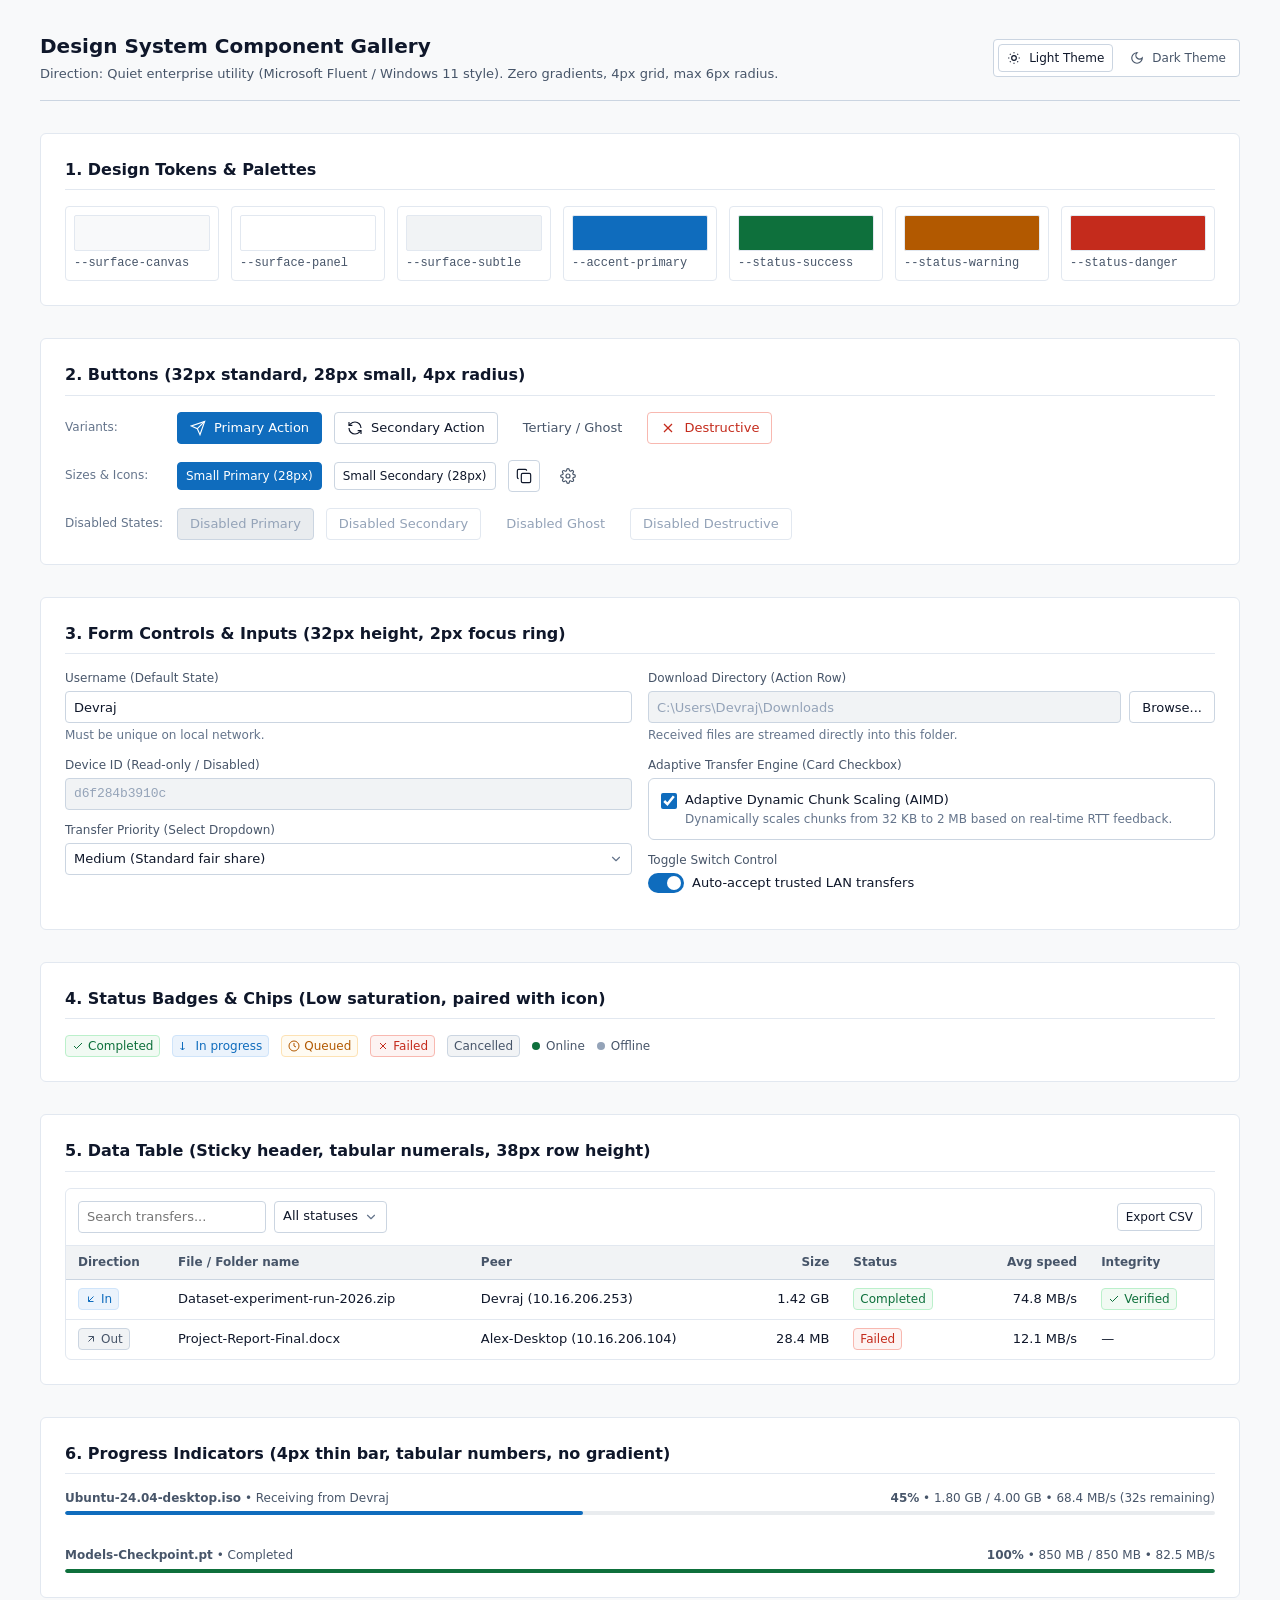
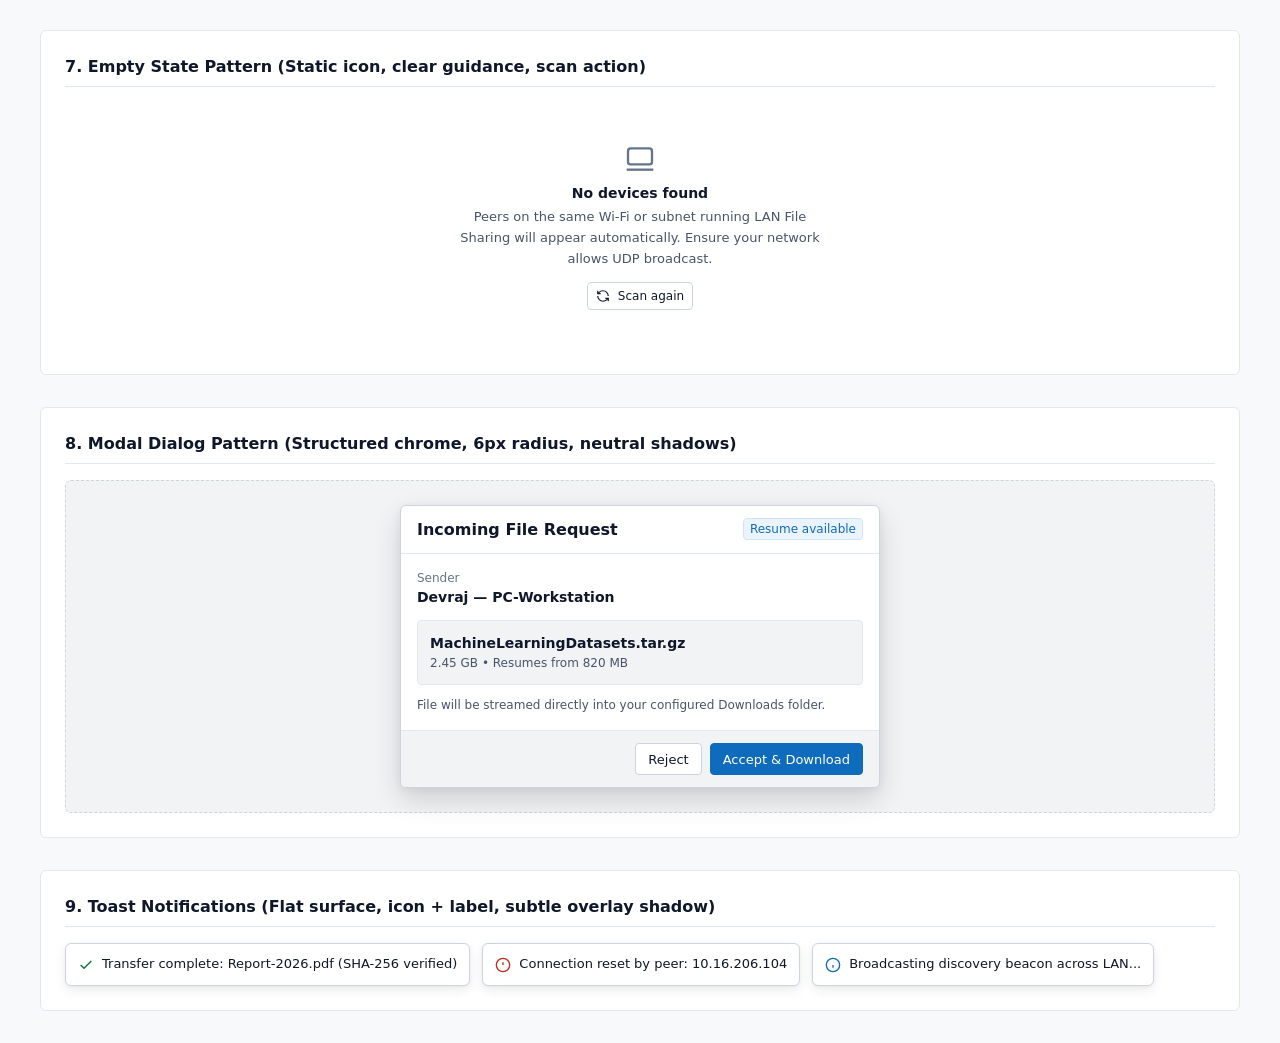
<file: main/frontend/static/gallery.html>
<!DOCTYPE html>
<html lang="en" data-theme="light">
<head>
  <meta charset="UTF-8">
  <meta name="viewport" content="width=device-width, initial-scale=1.0">
  <title>Component Gallery — LAN File Sharing Design System</title>
  <link rel="stylesheet" href="css/tokens.css">
  <link rel="stylesheet" href="css/base.css">
  <link rel="stylesheet" href="css/components.css">
  <style>
    body {
      padding: var(--space-8);
      background-color: var(--surface-canvas);
      color: var(--text-primary);
    }
    .gallery-container {
      max-width: 1200px;
      margin: 0 auto;
      display: flex;
      flex-direction: column;
      gap: var(--space-8);
    }
    .gallery-header {
      display: flex;
      justify-content: space-between;
      align-items: center;
      padding-bottom: var(--space-4);
      border-bottom: 1px solid var(--border-default);
    }
    .gallery-title {
      font-size: var(--font-size-xl);
      font-weight: var(--font-weight-semibold);
      color: var(--text-primary);
    }
    .gallery-desc {
      font-size: var(--font-size-sm);
      color: var(--text-secondary);
      margin-top: var(--space-1);
    }
    .theme-switcher-bar {
      display: flex;
      align-items: center;
      gap: var(--space-2);
      padding: var(--space-1);
      background-color: var(--surface-panel);
      border: 1px solid var(--border-default);
      border-radius: var(--radius-control);
    }
    .gallery-section {
      background-color: var(--surface-panel);
      border: 1px solid var(--border-subtle);
      border-radius: var(--radius-panel);
      padding: var(--space-6);
      display: flex;
      flex-direction: column;
      gap: var(--space-4);
    }
    .section-title {
      font-size: var(--font-size-md);
      font-weight: var(--font-weight-semibold);
      color: var(--text-primary);
      padding-bottom: var(--space-2);
      border-bottom: 1px solid var(--border-subtle);
    }
    .component-row {
      display: flex;
      flex-wrap: wrap;
      align-items: center;
      gap: var(--space-3);
    }
    .component-grid-2col {
      display: grid;
      grid-template-columns: 1fr 1fr;
      gap: var(--space-4);
    }
    .token-grid {
      display: grid;
      grid-template-columns: repeat(auto-fill, minmax(140px, 1fr));
      gap: var(--space-3);
    }
    .token-card {
      padding: var(--space-2);
      border: 1px solid var(--border-subtle);
      border-radius: var(--radius-control);
      background-color: var(--surface-panel);
    }
    .token-swatch {
      height: 36px;
      border-radius: var(--radius-sm);
      border: 1px solid var(--border-subtle);
      margin-bottom: var(--space-1);
    }
    .token-name {
      font-size: var(--font-size-xs);
      font-family: var(--font-mono);
      color: var(--text-secondary);
    }
    .state-label {
      font-size: var(--font-size-xs);
      color: var(--text-muted);
      width: 100px;
    }
    .modal-preview-box {
      border: 1px dashed var(--border-default);
      border-radius: var(--radius-panel);
      padding: var(--space-6);
      background-color: var(--surface-subtle);
      display: flex;
      justify-content: center;
    }
  </style>
</head>
<body>

  <div class="gallery-container">
    <!-- Gallery Header & Theme Controls -->
    <header class="gallery-header">
      <div>
        <h1 class="gallery-title">Design System Component Gallery</h1>
        <p class="gallery-desc">Direction: Quiet enterprise utility (Microsoft Fluent / Windows 11 style). Zero gradients, 4px grid, max 6px radius.</p>
      </div>

      <div class="theme-switcher-bar">
        <button id="theme-btn-light" class="btn btn-sm btn-secondary" onclick="setGalleryTheme('light')">
          <svg class="icon" width="14" height="14" viewBox="0 0 24 24" fill="none" stroke="currentColor" stroke-width="2"><circle cx="12" cy="12" r="4"/><path d="M12 2v2"/><path d="M12 20v2"/><path d="m4.93 4.93 1.41 1.41"/><path d="m17.66 17.66 1.41 1.41"/><path d="M2 12h2"/><path d="M20 12h2"/><path d="m6.34 17.66-1.41 1.41"/><path d="m19.07 4.93-1.41 1.41"/></svg>
          <span>Light Theme</span>
        </button>
        <button id="theme-btn-dark" class="btn btn-sm btn-ghost" onclick="setGalleryTheme('dark')">
          <svg class="icon" width="14" height="14" viewBox="0 0 24 24" fill="none" stroke="currentColor" stroke-width="2"><path d="M12 3a6 6 0 0 0 9 9 9 9 0 1 1-9-9Z"/></svg>
          <span>Dark Theme</span>
        </button>
      </div>
    </header>

    <!-- 1. Color Tokens -->
    <section class="gallery-section">
      <h2 class="section-title">1. Design Tokens & Palettes</h2>
      <div class="token-grid">
        <div class="token-card">
          <div class="token-swatch" style="background-color: var(--surface-canvas);"></div>
          <div class="token-name">--surface-canvas</div>
        </div>
        <div class="token-card">
          <div class="token-swatch" style="background-color: var(--surface-panel);"></div>
          <div class="token-name">--surface-panel</div>
        </div>
        <div class="token-card">
          <div class="token-swatch" style="background-color: var(--surface-subtle);"></div>
          <div class="token-name">--surface-subtle</div>
        </div>
        <div class="token-card">
          <div class="token-swatch" style="background-color: var(--accent-primary);"></div>
          <div class="token-name">--accent-primary</div>
        </div>
        <div class="token-card">
          <div class="token-swatch" style="background-color: var(--status-success);"></div>
          <div class="token-name">--status-success</div>
        </div>
        <div class="token-card">
          <div class="token-swatch" style="background-color: var(--status-warning);"></div>
          <div class="token-name">--status-warning</div>
        </div>
        <div class="token-card">
          <div class="token-swatch" style="background-color: var(--status-danger);"></div>
          <div class="token-name">--status-danger</div>
        </div>
      </div>
    </section>

    <!-- 2. Buttons -->
    <section class="gallery-section">
      <h2 class="section-title">2. Buttons (32px standard, 28px small, 4px radius)</h2>
      
      <div class="component-row">
        <span class="state-label">Variants:</span>
        <button class="btn btn-primary" id="btn-primary-demo">
          <svg class="icon" width="16" height="16" viewBox="0 0 24 24" fill="none" stroke="currentColor" stroke-width="1.75"><line x1="22" x2="11" y1="2" y2="13"/><polygon points="22 2 15 22 11 13 2 9 22 2"/></svg>
          <span>Primary Action</span>
        </button>

        <button class="btn btn-secondary">
          <svg class="icon" width="16" height="16" viewBox="0 0 24 24" fill="none" stroke="currentColor" stroke-width="1.75"><path d="M21 12a9 9 0 0 0-9-9 9.75 9.75 0 0 0-6.74 2.74L3 8"/><path d="M3 3v5h5"/><path d="M3 12a9 9 0 0 0 9 9 9.75 9.75 0 0 0 6.74-2.74L21 16"/><path d="M16 16h5v5"/></svg>
          <span>Secondary Action</span>
        </button>

        <button class="btn btn-ghost">
          <span>Tertiary / Ghost</span>
        </button>

        <button class="btn btn-destructive">
          <svg class="icon" width="16" height="16" viewBox="0 0 24 24" fill="none" stroke="currentColor" stroke-width="1.75"><line x1="18" x2="6" y1="6" y2="18"/><line x1="6" x2="18" y1="6" y2="18"/></svg>
          <span>Destructive</span>
        </button>
      </div>

      <div class="component-row">
        <span class="state-label">Sizes & Icons:</span>
        <button class="btn btn-primary btn-sm">Small Primary (28px)</button>
        <button class="btn btn-secondary btn-sm">Small Secondary (28px)</button>
        <button class="btn btn-secondary btn-icon" data-tooltip="Copy item">
          <svg class="icon" width="16" height="16" viewBox="0 0 24 24" fill="none" stroke="currentColor" stroke-width="1.75"><rect width="14" height="14" x="8" y="8" rx="2" ry="2"/><path d="M4 16c-1.1 0-2-.9-2-2V4c0-1.1.9-2 2-2h10c1.1 0 2 .9 2 2"/></svg>
        </button>
        <button class="btn btn-ghost btn-icon" data-tooltip="Settings">
          <svg class="icon" width="16" height="16" viewBox="0 0 24 24" fill="none" stroke="currentColor" stroke-width="1.75"><circle cx="12" cy="12" r="3"/><path d="M19.4 15a1.65 1.65 0 0 0 .33 1.82l.06.06a2 2 0 0 1 0 2.83 2 2 0 0 1-2.83 0l-.06-.06a1.65 1.65 0 0 0-1.82-.33 1.65 1.65 0 0 0-1 1.51V21a2 2 0 0 1-2 2 2 2 0 0 1-2-2v-.09A1.65 1.65 0 0 0 9 19.4a1.65 1.65 0 0 0-1.82.33l-.06.06a2 2 0 0 1-2.83 0 2 2 0 0 1 0-2.83l.06-.06a1.65 1.65 0 0 0 .33-1.82 1.65 1.65 0 0 0-1.51-1H3a2 2 0 0 1-2-2 2 2 0 0 1 2-2h.09A1.65 1.65 0 0 0 4.6 9a1.65 1.65 0 0 0-.33-1.82l-.06-.06a2 2 0 0 1 0-2.83 2 2 0 0 1 2.83 0l.06.06a1.65 1.65 0 0 0 1.82.33H9a1.65 1.65 0 0 0 1-1.51V3a2 2 0 0 1 2-2 2 2 0 0 1 2 2v.09a1.65 1.65 0 0 0 1 1.51 1.65 1.65 0 0 0 1.82-.33l.06-.06a2 2 0 0 1 2.83 0 2 2 0 0 1 0 2.83l-.06.06a1.65 1.65 0 0 0-.33 1.82V9a1.65 1.65 0 0 0 1.51 1H21a2 2 0 0 1 2 2 2 2 0 0 1-2 2h-.09a1.65 1.65 0 0 0-1.51 1z"/></svg>
        </button>
      </div>

      <div class="component-row">
        <span class="state-label">Disabled States:</span>
        <button class="btn btn-primary" disabled>Disabled Primary</button>
        <button class="btn btn-secondary" disabled>Disabled Secondary</button>
        <button class="btn btn-ghost" disabled>Disabled Ghost</button>
        <button class="btn btn-destructive" disabled>Disabled Destructive</button>
      </div>
    </section>

    <!-- 3. Form Controls -->
    <section class="gallery-section">
      <h2 class="section-title">3. Form Controls & Inputs (32px height, 2px focus ring)</h2>
      
      <div class="component-grid-2col">
        <div>
          <div class="form-group">
            <label class="form-label" for="inp-default">Username (Default State)</label>
            <input type="text" id="inp-default" class="form-input" value="Devraj" placeholder="Enter username">
            <span class="form-hint">Must be unique on local network.</span>
          </div>

          <div class="form-group">
            <label class="form-label" for="inp-disabled">Device ID (Read-only / Disabled)</label>
            <input type="text" id="inp-disabled" class="form-input mono" value="d6f284b3910c" readonly>
          </div>

          <div class="form-group">
            <label class="form-label" for="sel-priority">Transfer Priority (Select Dropdown)</label>
            <select id="sel-priority" class="form-select">
              <option value="HIGH">High (Maximum bandwidth slice)</option>
              <option value="MEDIUM" selected>Medium (Standard fair share)</option>
              <option value="LOW">Low (Background transfer)</option>
            </select>
          </div>
        </div>

        <div>
          <div class="form-group">
            <label class="form-label">Download Directory (Action Row)</label>
            <div class="input-action-row">
              <input type="text" class="form-input" value="C:\Users\Devraj\Downloads" readonly>
              <button class="btn btn-secondary">Browse...</button>
            </div>
            <span class="form-hint">Received files are streamed directly into this folder.</span>
          </div>

          <div class="form-group">
            <label class="form-label">Adaptive Transfer Engine (Card Checkbox)</label>
            <label class="checkbox-card">
              <input type="checkbox" class="form-checkbox" checked>
              <div class="checkbox-content">
                <span class="checkbox-title">Adaptive Dynamic Chunk Scaling (AIMD)</span>
                <span class="checkbox-desc">Dynamically scales chunks from 32 KB to 2 MB based on real-time RTT feedback.</span>
              </div>
            </label>
          </div>

          <div class="form-group">
            <label class="form-label">Toggle Switch Control</label>
            <label class="toggle-label">
              <span class="toggle-switch">
                <input type="checkbox" checked>
                <span class="toggle-slider"></span>
              </span>
              <span class="checkbox-title">Auto-accept trusted LAN transfers</span>
            </label>
          </div>
        </div>
      </div>
    </section>

    <!-- 4. Badges & Status Indicators -->
    <section class="gallery-section">
      <h2 class="section-title">4. Status Badges & Chips (Low saturation, paired with icon)</h2>
      <div class="component-row">
        <span class="badge badge-success">
          <svg class="icon" width="12" height="12" viewBox="0 0 24 24" fill="none" stroke="currentColor" stroke-width="2"><polyline points="20 6 9 17 4 12"/></svg>
          <span>Completed</span>
        </span>

        <span class="badge badge-info">
          <svg class="icon" width="12" height="12" viewBox="0 0 24 24" fill="none" stroke="currentColor" stroke-width="2"><path d="m3 16 4 4 4-4"/><path d="M7 20V4"/></svg>
          <span>In progress</span>
        </span>

        <span class="badge badge-warning">
          <svg class="icon" width="12" height="12" viewBox="0 0 24 24" fill="none" stroke="currentColor" stroke-width="2"><circle cx="12" cy="12" r="10"/><polyline points="12 6 12 12 16 14"/></svg>
          <span>Queued</span>
        </span>

        <span class="badge badge-danger">
          <svg class="icon" width="12" height="12" viewBox="0 0 24 24" fill="none" stroke="currentColor" stroke-width="2"><line x1="18" x2="6" y1="6" y2="18"/><line x1="6" x2="18" y1="6" y2="18"/></svg>
          <span>Failed</span>
        </span>

        <span class="badge badge-neutral">
          <span>Cancelled</span>
        </span>

        <span class="status-indicator">
          <span class="status-dot online"></span>
          <span>Online</span>
        </span>

        <span class="status-indicator">
          <span class="status-dot offline"></span>
          <span>Offline</span>
        </span>
      </div>
    </section>

    <!-- 5. Data Table -->
    <section class="gallery-section">
      <h2 class="section-title">5. Data Table (Sticky header, tabular numerals, 38px row height)</h2>
      
      <div class="data-table-container">
        <div class="table-toolbar">
          <div class="table-toolbar-left">
            <input type="text" class="form-input" placeholder="Search transfers..." style="max-width: 240px;">
            <select class="form-select" style="max-width: 150px;">
              <option value="">All statuses</option>
              <option value="COMPLETED">Completed</option>
              <option value="FAILED">Failed</option>
            </select>
          </div>
          <div class="table-toolbar-right">
            <button class="btn btn-secondary btn-sm">Export CSV</button>
          </div>
        </div>

        <table class="data-table">
          <thead>
            <tr>
              <th style="width: 100px;">Direction</th>
              <th>File / Folder name</th>
              <th>Peer</th>
              <th class="text-right">Size</th>
              <th>Status</th>
              <th class="text-right">Avg speed</th>
              <th>Integrity</th>
            </tr>
          </thead>
          <tbody>
            <tr>
              <td>
                <span class="badge badge-info">
                  <svg class="icon" width="12" height="12" viewBox="0 0 24 24" fill="none" stroke="currentColor" stroke-width="2"><line x1="17" x2="7" y1="7" y2="17"/><polyline points="17 17 7 17 7 7"/></svg>
                  <span>In</span>
                </span>
              </td>
              <td><span class="truncate" title="Dataset-experiment-run-2026.zip">Dataset-experiment-run-2026.zip</span></td>
              <td>Devraj (10.16.206.253)</td>
              <td class="text-right tabular-nums">1.42 GB</td>
              <td><span class="badge badge-success">Completed</span></td>
              <td class="text-right tabular-nums">74.8 MB/s</td>
              <td><span class="badge badge-success"><svg class="icon" width="12" height="12" viewBox="0 0 24 24" fill="none" stroke="currentColor" stroke-width="2"><polyline points="20 6 9 17 4 12"/></svg> Verified</span></td>
            </tr>
            <tr>
              <td>
                <span class="badge badge-neutral">
                  <svg class="icon" width="12" height="12" viewBox="0 0 24 24" fill="none" stroke="currentColor" stroke-width="2"><line x1="7" x2="17" y1="17" y2="7"/><polyline points="7 7 17 7 17 17"/></svg>
                  <span>Out</span>
                </span>
              </td>
              <td><span class="truncate" title="Project-Report-Final.docx">Project-Report-Final.docx</span></td>
              <td>Alex-Desktop (10.16.206.104)</td>
              <td class="text-right tabular-nums">28.4 MB</td>
              <td><span class="badge badge-danger">Failed</span></td>
              <td class="text-right tabular-nums">12.1 MB/s</td>
              <td><span class="text-muted">—</span></td>
            </tr>
          </tbody>
        </table>
      </div>
    </section>

    <!-- 6. Progress Bars & Active Transfers -->
    <section class="gallery-section">
      <h2 class="section-title">6. Progress Indicators (4px thin bar, tabular numbers, no gradient)</h2>
      
      <div class="progress-box">
        <div class="progress-header">
          <span><strong>Ubuntu-24.04-desktop.iso</strong> &bull; Receiving from Devraj</span>
          <span class="tabular-nums"><strong>45%</strong> &bull; 1.80 GB / 4.00 GB &bull; 68.4 MB/s (32s remaining)</span>
        </div>
        <div class="progress-track">
          <div class="progress-fill" style="width: 45%;"></div>
        </div>
      </div>

      <div class="progress-box" style="margin-top: var(--space-4);">
        <div class="progress-header">
          <span><strong>Models-Checkpoint.pt</strong> &bull; Completed</span>
          <span class="tabular-nums"><strong>100%</strong> &bull; 850 MB / 850 MB &bull; 82.5 MB/s</span>
        </div>
        <div class="progress-track">
          <div class="progress-fill" style="width: 100%; background-color: var(--status-success);"></div>
        </div>
      </div>
    </section>

    <!-- 7. Empty State -->
    <section class="gallery-section">
      <h2 class="section-title">7. Empty State Pattern (Static icon, clear guidance, scan action)</h2>
      
      <div class="empty-state">
        <svg class="empty-state-icon" viewBox="0 0 24 24" fill="none" stroke="currentColor" stroke-width="1.75">
          <rect width="18" height="12" x="3" y="4" rx="2"/><line x1="2" x2="22" y1="20" y2="20"/>
        </svg>
        <h3 class="empty-state-title">No devices found</h3>
        <p class="empty-state-desc">Peers on the same Wi-Fi or subnet running LAN File Sharing will appear automatically. Ensure your network allows UDP broadcast.</p>
        <button class="btn btn-secondary btn-sm">
          <svg class="icon" width="14" height="14" viewBox="0 0 24 24" fill="none" stroke="currentColor" stroke-width="2"><path d="M21 12a9 9 0 0 0-9-9 9.75 9.75 0 0 0-6.74 2.74L3 8"/><path d="M3 3v5h5"/><path d="M3 12a9 9 0 0 0 9 9 9.75 9.75 0 0 0 6.74-2.74L21 16"/><path d="M16 16h5v5"/></svg>
          <span>Scan again</span>
        </button>
      </div>
    </section>

    <!-- 8. Dialog / Modal Preview -->
    <section class="gallery-section">
      <h2 class="section-title">8. Modal Dialog Pattern (Structured chrome, 6px radius, neutral shadows)</h2>
      <div class="modal-preview-box">
        <div class="modal-dialog" style="transform: none; position: static;">
          <div class="modal-header">
            <h3 class="modal-title">Incoming File Request</h3>
            <span class="badge badge-info">Resume available</span>
          </div>
          <div class="modal-body">
            <div style="margin-bottom: var(--space-3);">
              <div style="font-size: var(--font-size-xs); color: var(--text-muted);">Sender</div>
              <div style="font-weight: var(--font-weight-semibold); color: var(--text-primary);">Devraj — PC-Workstation</div>
            </div>
            <div style="padding: var(--space-3); border-radius: var(--radius-control); background-color: var(--surface-subtle); border: 1px solid var(--border-subtle); margin-bottom: var(--space-3);">
              <div style="font-weight: var(--font-weight-semibold); color: var(--text-primary); word-break: break-all;">MachineLearningDatasets.tar.gz</div>
              <div style="font-size: var(--font-size-xs); color: var(--text-secondary); margin-top: 2px;" class="tabular-nums">2.45 GB &bull; Resumes from 820 MB</div>
            </div>
            <p style="font-size: var(--font-size-xs); color: var(--text-secondary); line-height: 1.4;">
              File will be streamed directly into your configured Downloads folder.
            </p>
          </div>
          <div class="modal-footer">
            <button class="btn btn-secondary">Reject</button>
            <button class="btn btn-primary">Accept & Download</button>
          </div>
        </div>
      </div>
    </section>

    <!-- 9. Toast Notifications -->
    <section class="gallery-section">
      <h2 class="section-title">9. Toast Notifications (Flat surface, icon + label, subtle overlay shadow)</h2>
      <div class="component-row">
        <div class="toast" style="position: static;">
          <svg class="toast-icon success icon" width="16" height="16" viewBox="0 0 24 24" fill="none" stroke="currentColor" stroke-width="2"><polyline points="20 6 9 17 4 12"/></svg>
          <div class="toast-text">Transfer complete: Report-2026.pdf (SHA-256 verified)</div>
        </div>

        <div class="toast" style="position: static;">
          <svg class="toast-icon danger icon" width="16" height="16" viewBox="0 0 24 24" fill="none" stroke="currentColor" stroke-width="2"><circle cx="12" cy="12" r="10"/><line x1="12" x2="12" y1="8" y2="12"/><line x1="12" x2="12.01" y1="16" y2="16"/></svg>
          <div class="toast-text">Connection reset by peer: 10.16.206.104</div>
        </div>

        <div class="toast" style="position: static;">
          <svg class="toast-icon info icon" width="16" height="16" viewBox="0 0 24 24" fill="none" stroke="currentColor" stroke-width="2"><circle cx="12" cy="12" r="10"/><path d="M12 16v-4"/><path d="M12 8h.01"/></svg>
          <div class="toast-text">Broadcasting discovery beacon across LAN...</div>
        </div>
      </div>
    </section>
  </div>

  <script src="js/icons.js"></script>
  <script>
    function setGalleryTheme(theme) {
      document.documentElement.setAttribute('data-theme', theme);
      const btnLight = document.getElementById('theme-btn-light');
      const btnDark = document.getElementById('theme-btn-dark');
      if (theme === 'light') {
        btnLight.className = 'btn btn-sm btn-secondary';
        btnDark.className = 'btn btn-sm btn-ghost';
      } else {
        btnLight.className = 'btn btn-sm btn-ghost';
        btnDark.className = 'btn btn-sm btn-secondary';
      }
    }
  </script>
</body>
</html>
</file>
<file: main/frontend/static/css/tokens.css>
/**
 * LAN File Sharing - Design System Tokens
 * Direction: Quiet Enterprise Utility
 * Strict 4px spacing grid, 4px/6px radii, AA/AAA contrast ratios
 */

:root {
  /* =========================================================================
     LIGHT THEME (Default)
     ========================================================================= */
  --theme-name: "light";

  /* Surfaces & Canvas (Subtle layering, 0% blur) */
  --surface-canvas: #f8f9fa;
  --surface-panel: #ffffff;
  --surface-card: #ffffff;
  --surface-subtle: #f1f3f5;
  --surface-hover: #e9ecef;
  --surface-active: #dee2e6;
  --surface-selected: #ebf3fc;

  /* Borders (1px structural definition) */
  --border-subtle: #e2e8f0;
  --border-default: #cbd5e1;
  --border-strong: #94a3b8;
  --border-focus: #0f6cbd;

  /* Typography Colors */
  --text-primary: #0f172a;
  --text-secondary: #475569;
  --text-muted: #64748b;
  --text-disabled: #94a3b8;
  --text-on-accent: #ffffff;

  /* Primary Accent: Enterprise Slate Blue (#0F6CBD - Microsoft Fluent) */
  --accent-primary: #0f6cbd;
  --accent-hover: #115ea3;
  --accent-pressed: #0c3b5e;
  --accent-subtle: #ebf3fc;
  --accent-border: #0f6cbd;
  --accent-muted: #cfe4fa;

  /* Semantic Status Colors (Desaturated, paired with label + icon) */
  --status-success: #0e703c;
  --status-success-bg: #f1faf3;
  --status-success-border: #bbf0cb;

  --status-warning: #b25900;
  --status-warning-bg: #fffbf2;
  --status-warning-border: #fde2b4;

  --status-danger: #c42b1c;
  --status-danger-bg: #fdf3f2;
  --status-danger-border: #f8b8b0;

  /* Component & Semantic Aliases */
  --danger: var(--status-danger);
  --danger-bg: var(--status-danger-bg);
  --danger-border: var(--status-danger-border);
  --surface-backdrop: rgba(15, 23, 42, 0.45);

  --status-info: #0f6cbd;
  --status-info-bg: #ebf3fc;
  --status-info-border: #cfe4fa;

  /* Shadows (Restrained, only for true floating overlays) */
  --shadow-none: none;
  --shadow-sm: 0 1px 2px 0 rgba(0, 0, 0, 0.05);
  --shadow-overlay: 0 4px 12px 0 rgba(0, 0, 0, 0.08), 0 1px 3px 0 rgba(0, 0, 0, 0.04);
  --shadow-modal: 0 12px 28px 0 rgba(0, 0, 0, 0.14), 0 2px 8px 0 rgba(0, 0, 0, 0.06);
  --shadow-dialog: var(--shadow-modal);

  /* Scrollbars */
  --scrollbar-thumb: #cbd5e1;
  --scrollbar-thumb-hover: #94a3b8;
  --scrollbar-track: transparent;
}

/* =========================================================================
   DARK THEME
   Neutral charcoal palette (#141416 / #1E1E22 / #28282D).
   No navy, no purple, no glowing borders.
   ========================================================================= */
[data-theme="dark"] {
  --theme-name: "dark";

  /* Surfaces & Canvas */
  --surface-canvas: #141416;
  --surface-panel: #1b1b1f;
  --surface-card: #222226;
  --surface-subtle: #29292e;
  --surface-hover: #323238;
  --surface-active: #3c3c44;
  --surface-selected: #182b40;

  /* Borders */
  --border-subtle: #2a2a30;
  --border-default: #383840;
  --border-strong: #52525c;
  --border-focus: #479ef5;

  /* Typography Colors */
  --text-primary: #f3f3f5;
  --text-secondary: #c7c7cf;
  --text-muted: #8e8e9a;
  --text-disabled: #585864;
  --text-on-accent: #0a101d;

  /* Primary Accent: High-contrast calm blue (#479EF5) */
  --accent-primary: #479ef5;
  --accent-hover: #62abf7;
  --accent-pressed: #2886e0;
  --accent-subtle: #172a3e;
  --accent-border: #479ef5;
  --accent-muted: #1d3550;

  /* Semantic Status Colors (Dark mode adjusted) */
  --status-success: #57b97d;
  --status-success-bg: #12281b;
  --status-success-border: #235433;

  --status-warning: #f19d38;
  --status-warning-bg: #2d1d09;
  --status-warning-border: #603e15;

  --status-danger: #f1707a;
  --status-danger-bg: #2b1417;
  --status-danger-border: #5c2227;

  /* Component & Semantic Aliases */
  --danger: var(--status-danger);
  --danger-bg: var(--status-danger-bg);
  --danger-border: var(--status-danger-border);
  --surface-backdrop: rgba(0, 0, 0, 0.65);

  --status-info: #479ef5;
  --status-info-bg: #172a3e;
  --status-info-border: #1d3550;

  /* Shadows */
  --shadow-none: none;
  --shadow-sm: 0 1px 2px 0 rgba(0, 0, 0, 0.4);
  --shadow-overlay: 0 6px 18px 0 rgba(0, 0, 0, 0.45), 0 1px 4px 0 rgba(0, 0, 0, 0.3);
  --shadow-modal: 0 16px 36px 0 rgba(0, 0, 0, 0.6), 0 4px 12px 0 rgba(0, 0, 0, 0.4);
  --shadow-dialog: var(--shadow-modal);

  /* Scrollbars */
  --scrollbar-thumb: #3e3e48;
  --scrollbar-thumb-hover: #585864;
  --scrollbar-track: transparent;
}

/* =========================================================================
   COMMON TOKENS (Shared across themes)
   ========================================================================= */
:root {
  /* Typography Scale */
  --font-sans: "Segoe UI Variable Text", "Segoe UI", -apple-system, BlinkMacSystemFont, "Roboto", system-ui, sans-serif;
  --font-mono: "Cascadia Code", "Consolas", "SFMono-Regular", "Liberation Mono", Menlo, monospace;

  --font-size-xs: 12px;
  --font-size-sm: 13px;
  --font-size-base: 14px;
  --font-size-md: 16px;
  --font-size-lg: 18px;
  --font-size-xl: 20px;

  --font-weight-regular: 400;
  --font-weight-medium: 500;
  --font-weight-semibold: 600;

  --line-height-tight: 1.25;
  --line-height-base: 1.45;
  --line-height-relaxed: 1.6;

  /* 4px Strict Spacing Grid */
  --space-0: 0px;
  --space-1: 4px;
  --space-2: 8px;
  --space-3: 12px;
  --space-4: 16px;
  --space-5: 20px;
  --space-6: 24px;
  --space-8: 32px;
  --space-10: 40px;
  --space-12: 48px;

  /* Corner Radius (Hard constraint: max 6px) */
  --radius-none: 0px;
  --radius-sm: 2px;
  --radius-control: 4px;
  --radius-panel: 6px;

  /* Motion & Transitions (120ms-160ms, functional only) */
  --motion-fast: 120ms cubic-bezier(0, 0, 0.2, 1);
  --motion-normal: 160ms cubic-bezier(0, 0, 0.2, 1);

  /* Layout Dimensions */
  --nav-rail-width: 220px;
  --nav-rail-collapsed: 48px;
  --header-height: 44px;
  --status-bar-height: 28px;
  --statusbar-height: var(--status-bar-height);

  /* Component Radii Aliases */
  --radius-card: var(--radius-panel);
  --radius-dialog: var(--radius-panel);
}
</file>
<file: main/frontend/static/css/base.css>
/**
 * Base styles, modern CSS reset, and accessibility foundations.
 */

*,
*::before,
*::after {
  box-sizing: border-box;
  margin: 0;
  padding: 0;
}

html {
  font-size: 14px;
  line-height: var(--line-height-base);
  -webkit-text-size-adjust: 100%;
  -webkit-font-smoothing: antialiased;
  -moz-osx-font-smoothing: grayscale;
}

body {
  min-height: 100vh;
  background-color: var(--surface-canvas);
  color: var(--text-primary);
  font-family: var(--font-sans);
  font-size: var(--font-size-base);
  font-weight: var(--font-weight-regular);
  line-height: var(--line-height-base);
  text-rendering: optimizeLegibility;
  overflow-x: hidden;
}

/* Tabular Numerals for every number, speed, size, hash, and timestamp */
.tabular-nums,
.num,
.metric,
.speed,
.timestamp,
.ip-mono,
.file-size,
.data-table td:nth-child(4),
.data-table td:nth-child(6) {
  font-variant-numeric: tabular-nums;
  font-feature-settings: "tnum" 1;
}

/* Monospace text */
code,
pre,
kbd,
samp,
.mono,
.ip-mono,
.id-text,
.path-highlight {
  font-family: var(--font-mono);
  font-size: var(--font-size-xs);
  letter-spacing: -0.01em;
}

/* Links */
a {
  color: var(--accent-primary);
  text-decoration: none;
}
a:hover {
  text-decoration: underline;
}

/* Form element resets */
button,
input,
optgroup,
select,
textarea {
  font-family: inherit;
  font-size: 100%;
  line-height: inherit;
  color: inherit;
  margin: 0;
}

button {
  cursor: pointer;
  border: none;
  background: none;
  text-align: left;
}

button:disabled {
  cursor: not-allowed;
}

/* Accessible focus ring (2px solid in accent color with 1px offset) */
:focus-visible {
  outline: 2px solid var(--border-focus);
  outline-offset: 1px;
}

:focus:not(:focus-visible) {
  outline: none;
}

/* Custom Scrollbars */
::-webkit-scrollbar {
  width: 6px;
  height: 6px;
}

::-webkit-scrollbar-track {
  background: var(--scrollbar-track);
}

::-webkit-scrollbar-thumb {
  background-color: var(--scrollbar-thumb);
  border-radius: var(--radius-control);
}

::-webkit-scrollbar-thumb:hover {
  background-color: var(--scrollbar-thumb-hover);
}

/* Reduced Motion */
@media (prefers-reduced-motion: reduce) {
  *,
  *::before,
  *::after {
    animation-duration: 0.01ms !important;
    animation-iteration-count: 1 !important;
    transition-duration: 0.01ms !important;
    scroll-behavior: auto !important;
  }
}

/* Utilities */
.hidden {
  display: none !important;
}

.w-full {
  width: 100% !important;
}

.mb-0 {
  margin-bottom: 0 !important;
}

.flex-1 {
  flex: 1 !important;
}
</file>
<file: main/frontend/static/css/components.css>
/**
 * Reusable Component Library
 * Direction: Quiet Enterprise Utility
 * Standard height: 32px for controls, 4px/6px radii, no gradients, no glows.
 */

/* =========================================================================
   1. BUTTONS
   ========================================================================= */
.btn {
  display: inline-flex;
  align-items: center;
  justify-content: center;
  gap: var(--space-2);
  height: 32px;
  padding: 0 var(--space-3);
  border-radius: var(--radius-control);
  font-family: var(--font-sans);
  font-size: var(--font-size-sm);
  font-weight: var(--font-weight-medium);
  line-height: 1;
  white-space: nowrap;
  user-select: none;
  border: 1px solid transparent;
  transition: background-color var(--motion-fast), border-color var(--motion-fast), color var(--motion-fast);
  text-decoration: none;
}

/* Primary Button (Solid Accent) */
.btn-primary {
  background-color: var(--accent-primary);
  color: var(--text-on-accent);
  border-color: var(--accent-primary);
}
.btn-primary:hover:not(:disabled) {
  background-color: var(--accent-hover);
  border-color: var(--accent-hover);
}
.btn-primary:active:not(:disabled) {
  background-color: var(--accent-pressed);
  border-color: var(--accent-pressed);
}
.btn-primary:disabled {
  background-color: var(--surface-hover);
  border-color: var(--border-default);
  color: var(--text-disabled);
  box-shadow: none;
}

/* Secondary Button (Outlined Neutral) */
.btn-secondary {
  background-color: var(--surface-panel);
  color: var(--text-primary);
  border-color: var(--border-default);
}
.btn-secondary:hover:not(:disabled) {
  background-color: var(--surface-hover);
  border-color: var(--border-strong);
}
.btn-secondary:active:not(:disabled) {
  background-color: var(--surface-active);
}
.btn-secondary:disabled {
  background-color: var(--surface-panel);
  border-color: var(--border-subtle);
  color: var(--text-disabled);
}

/* Ghost / Tertiary Button */
.btn-ghost {
  background-color: transparent;
  color: var(--text-secondary);
  border-color: transparent;
}
.btn-ghost:hover:not(:disabled) {
  background-color: var(--surface-hover);
  color: var(--text-primary);
}
.btn-ghost:active:not(:disabled) {
  background-color: var(--surface-active);
}
.btn-ghost:disabled {
  color: var(--text-disabled);
}

/* Destructive Button */
.btn-destructive,
.btn-danger {
  background-color: var(--surface-panel);
  color: var(--status-danger);
  border-color: var(--status-danger-border);
}
.btn-destructive:hover:not(:disabled),
.btn-danger:hover:not(:disabled) {
  background-color: var(--status-danger-bg);
  border-color: var(--status-danger);
}
.btn-destructive:active:not(:disabled),
.btn-danger:active:not(:disabled) {
  background-color: var(--status-danger-border);
}
.btn-destructive:disabled,
.btn-danger:disabled {
  color: var(--text-disabled);
  border-color: var(--border-subtle);
  background-color: var(--surface-panel);
}

/* Button Sizes */
.btn-sm {
  height: 28px;
  padding: 0 var(--space-2);
  font-size: var(--font-size-xs);
}

.btn-icon {
  width: 32px;
  padding: 0;
  flex-shrink: 0;
}
.btn-icon.btn-sm {
  width: 28px;
}

/* =========================================================================
   2. FORM CONTROLS & INPUTS
   ========================================================================= */
.form-group {
  display: flex;
  flex-direction: column;
  gap: var(--space-1);
  margin-bottom: var(--space-3);
}

.form-label {
  font-size: var(--font-size-xs);
  font-weight: var(--font-weight-medium);
  color: var(--text-secondary);
  text-transform: none; /* Sentence case, no ALL-CAPS */
}

.form-hint {
  font-size: var(--font-size-xs);
  color: var(--text-muted);
}

.form-error-text {
  font-size: var(--font-size-xs);
  color: var(--status-danger);
}

.form-input {
  height: 32px;
  padding: 0 var(--space-2);
  border-radius: var(--radius-control);
  background-color: var(--surface-panel);
  border: 1px solid var(--border-default);
  color: var(--text-primary);
  font-size: var(--font-size-sm);
  transition: border-color var(--motion-fast);
}
.form-input:hover:not(:disabled):not(:focus) {
  border-color: var(--border-strong);
}
.form-input:focus {
  border-color: var(--border-focus);
}
.form-input:disabled,
.form-input[readonly] {
  background-color: var(--surface-subtle);
  color: var(--text-disabled);
  cursor: not-allowed;
}

/* Custom Select */
.form-select {
  height: 32px;
  padding: 0 28px 0 var(--space-2);
  border-radius: var(--radius-control);
  background-color: var(--surface-panel);
  border: 1px solid var(--border-default);
  color: var(--text-primary);
  font-size: var(--font-size-sm);
  appearance: none;
  background-image: url("data:image/svg+xml,%3Csvg xmlns='http://www.w3.org/2000/svg' width='14' height='14' viewBox='0 0 24 24' fill='none' stroke='%2364748b' stroke-width='2' stroke-linecap='round' stroke-linejoin='round'%3E%3Cpolyline points='6 9 12 15 18 9'%3E%3C/polyline%3E%3C/svg%3E");
  background-repeat: no-repeat;
  background-position: right 8px center;
  cursor: pointer;
}
.form-select:hover:not(:disabled):not(:focus) {
  border-color: var(--border-strong);
}
.form-select:focus {
  border-color: var(--border-focus);
}
.form-select:disabled {
  background-color: var(--surface-subtle);
  color: var(--text-disabled);
  cursor: not-allowed;
}

/* Checkbox */
.form-checkbox {
  width: 16px;
  height: 16px;
  accent-color: var(--accent-primary);
  cursor: pointer;
  margin: 0;
  vertical-align: middle;
}
.form-checkbox:disabled {
  cursor: not-allowed;
  opacity: 0.6;
}

/* Checkbox Card (AIMD Engine Option) */
.checkbox-card {
  display: flex;
  align-items: flex-start;
  gap: var(--space-2);
  padding: var(--space-3);
  border-radius: var(--radius-panel);
  background-color: var(--surface-panel);
  border: 1px solid var(--border-default);
  cursor: pointer;
  transition: background-color var(--motion-fast), border-color var(--motion-fast);
}
.checkbox-card:hover {
  background-color: var(--surface-hover);
  border-color: var(--border-strong);
}
.checkbox-card input[type="checkbox"] {
  margin-top: 2px;
}
.checkbox-content {
  display: flex;
  flex-direction: column;
  gap: 2px;
}
.checkbox-title {
  font-size: var(--font-size-sm);
  font-weight: var(--font-weight-medium);
  color: var(--text-primary);
}
.checkbox-desc {
  font-size: var(--font-size-xs);
  color: var(--text-muted);
  line-height: var(--line-height-tight);
}

/* Toggle Switch */
.toggle-label {
  display: inline-flex;
  align-items: center;
  gap: var(--space-2);
  cursor: pointer;
}
.toggle-switch {
  position: relative;
  display: inline-block;
  width: 36px;
  height: 20px;
}
.toggle-switch input {
  opacity: 0;
  width: 0;
  height: 0;
}
.toggle-slider {
  position: absolute;
  cursor: pointer;
  inset: 0;
  background-color: var(--border-strong);
  border-radius: 10px;
  transition: background-color var(--motion-fast);
}
.toggle-slider::before {
  position: absolute;
  content: "";
  height: 14px;
  width: 14px;
  left: 3px;
  bottom: 3px;
  background-color: #ffffff;
  border-radius: 50%;
  transition: transform var(--motion-fast);
}
.toggle-switch input:checked + .toggle-slider {
  background-color: var(--accent-primary);
}
.toggle-switch input:checked + .toggle-slider::before {
  transform: translateX(16px);
}
.toggle-switch input:focus-visible + .toggle-slider {
  outline: 2px solid var(--border-focus);
  outline-offset: 1px;
}

/* Input Action Row (Browse button next to input) */
.input-action-row {
  display: flex;
  gap: var(--space-2);
  align-items: center;
}
.input-action-row .form-input {
  flex: 1;
}

/* =========================================================================
   3. STATUS BADGES & CHIPS
   ========================================================================= */
.badge {
  display: inline-flex;
  align-items: center;
  gap: 4px;
  height: 22px;
  padding: 0 6px;
  border-radius: var(--radius-control);
  font-size: var(--font-size-xs);
  font-weight: var(--font-weight-medium);
  line-height: 1;
  white-space: nowrap;
  border: 1px solid transparent;
}
.badge svg {
  flex-shrink: 0;
}

.badge-success {
  background-color: var(--status-success-bg);
  color: var(--status-success);
  border-color: var(--status-success-border);
}

.badge-warning {
  background-color: var(--status-warning-bg);
  color: var(--status-warning);
  border-color: var(--status-warning-border);
}

.badge-danger {
  background-color: var(--status-danger-bg);
  color: var(--status-danger);
  border-color: var(--status-danger-border);
}

.badge-info {
  background-color: var(--status-info-bg);
  color: var(--status-info);
  border-color: var(--status-info-border);
}

.badge-neutral {
  background-color: var(--surface-subtle);
  color: var(--text-secondary);
  border-color: var(--border-default);
}

/* Dot indicator (Online / Offline) */
.status-indicator {
  display: inline-flex;
  align-items: center;
  gap: 6px;
  font-size: var(--font-size-xs);
  color: var(--text-secondary);
}
.status-dot {
  width: 8px;
  height: 8px;
  border-radius: 50%;
  background-color: var(--text-muted);
}
.status-dot.online {
  background-color: var(--status-success);
}
.status-dot.offline {
  background-color: var(--text-disabled);
}

/* =========================================================================
   4. DATA TABLES
   ========================================================================= */
.data-table-container {
  width: 100%;
  overflow-x: auto;
  border: 1px solid var(--border-subtle);
  border-radius: var(--radius-panel);
  background-color: var(--surface-panel);
}

.data-table {
  width: 100%;
  border-collapse: collapse;
  text-align: left;
  font-size: var(--font-size-sm);
  color: var(--text-primary);
}

.data-table thead {
  background-color: var(--surface-subtle);
  border-bottom: 1px solid var(--border-default);
}

.data-table th {
  padding: var(--space-2) var(--space-3);
  font-size: var(--font-size-xs);
  font-weight: var(--font-weight-semibold);
  color: var(--text-secondary);
  text-transform: none; /* Sentence case */
  white-space: nowrap;
  position: sticky;
  top: 0;
  z-index: 1;
}

.data-table td {
  padding: var(--space-2) var(--space-3);
  height: 38px;
  border-bottom: 1px solid var(--border-subtle);
  color: var(--text-primary);
}

.data-table tbody tr:last-child td {
  border-bottom: none;
}

.data-table tbody tr:hover {
  background-color: var(--surface-hover);
}

.data-table td.text-right,
.data-table th.text-right {
  text-align: right;
}

.data-table .truncate {
  max-width: 260px;
  white-space: nowrap;
  overflow: hidden;
  text-overflow: ellipsis;
}

/* Table Toolbar */
.table-toolbar {
  display: flex;
  align-items: center;
  justify-content: space-between;
  gap: var(--space-3);
  padding: var(--space-3);
  border-bottom: 1px solid var(--border-subtle);
  background-color: var(--surface-panel);
  border-top-left-radius: var(--radius-panel);
  border-top-right-radius: var(--radius-panel);
  flex-wrap: wrap;
}

.table-toolbar-left {
  display: flex;
  align-items: center;
  gap: var(--space-2);
  flex: 1;
  min-width: 260px;
}

.table-toolbar-right {
  display: flex;
  align-items: center;
  gap: var(--space-2);
}

/* =========================================================================
   5. PROGRESS BARS
   ========================================================================= */
.progress-box {
  display: flex;
  flex-direction: column;
  gap: var(--space-1);
}

.progress-header {
  display: flex;
  justify-content: space-between;
  align-items: center;
  font-size: var(--font-size-xs);
  color: var(--text-secondary);
}

.progress-track {
  width: 100%;
  height: 4px;
  background-color: var(--surface-hover);
  border-radius: var(--radius-sm);
  overflow: hidden;
}

.progress-fill {
  height: 100%;
  background-color: var(--accent-primary);
  border-radius: var(--radius-sm);
  transition: width var(--motion-fast);
}

/* =========================================================================
   6. EMPTY STATES
   ========================================================================= */
.empty-state {
  display: flex;
  flex-direction: column;
  align-items: center;
  justify-content: center;
  text-align: center;
  padding: var(--space-10) var(--space-4);
  background-color: var(--surface-panel);
  border-radius: var(--radius-panel);
}

.empty-state-icon {
  width: 32px;
  height: 32px;
  color: var(--text-muted);
  margin-bottom: var(--space-2);
}

.empty-state-title {
  font-size: var(--font-size-base);
  font-weight: var(--font-weight-semibold);
  color: var(--text-primary);
  margin-bottom: var(--space-1);
}

.empty-state-desc {
  font-size: var(--font-size-sm);
  color: var(--text-secondary);
  max-width: 380px;
  line-height: var(--line-height-relaxed);
  margin-bottom: var(--space-3);
}

/* =========================================================================
   7. MODALS & DIALOGS
   ========================================================================= */
.modal-backdrop {
  position: fixed;
  inset: 0;
  background-color: rgba(0, 0, 0, 0.45);
  display: flex;
  align-items: center;
  justify-content: center;
  z-index: 1000;
  opacity: 0;
  pointer-events: none;
  transition: opacity var(--motion-fast);
}

.modal-backdrop.active {
  opacity: 1;
  pointer-events: auto;
}

.modal-dialog {
  width: 90%;
  max-width: 480px;
  background-color: var(--surface-panel);
  border: 1px solid var(--border-default);
  border-radius: var(--radius-panel);
  box-shadow: var(--shadow-modal);
  overflow: hidden;
  transform: translateY(8px);
  transition: transform var(--motion-fast);
}

.modal-backdrop.active .modal-dialog {
  transform: translateY(0);
}

.modal-header {
  padding: var(--space-3) var(--space-4);
  border-bottom: 1px solid var(--border-subtle);
  display: flex;
  align-items: center;
  justify-content: space-between;
}

.modal-title {
  font-size: var(--font-size-md);
  font-weight: var(--font-weight-semibold);
  color: var(--text-primary);
}

.modal-body {
  padding: var(--space-4);
}

.modal-footer {
  padding: var(--space-3) var(--space-4);
  border-top: 1px solid var(--border-subtle);
  background-color: var(--surface-subtle);
  display: flex;
  justify-content: flex-end;
  gap: var(--space-2);
}

/* =========================================================================
   8. TOAST NOTIFICATIONS
   ========================================================================= */
.toast-container {
  position: fixed;
  bottom: var(--space-6);
  right: var(--space-6);
  display: flex;
  flex-direction: column;
  gap: var(--space-2);
  z-index: 2000;
  max-width: 380px;
}

.toast {
  display: flex;
  align-items: flex-start;
  gap: var(--space-2);
  padding: var(--space-3);
  border-radius: var(--radius-panel);
  background-color: var(--surface-panel);
  border: 1px solid var(--border-default);
  box-shadow: var(--shadow-overlay);
  color: var(--text-primary);
  font-size: var(--font-size-sm);
  animation: toastSlideIn var(--motion-normal);
}

@keyframes toastSlideIn {
  from {
    transform: translateY(8px);
    opacity: 0;
  }
  to {
    transform: translateY(0);
    opacity: 1;
  }
}

.toast-icon {
  flex-shrink: 0;
  margin-top: 1px;
}
.toast-icon.success { color: var(--status-success); }
.toast-icon.warning { color: var(--status-warning); }
.toast-icon.danger  { color: var(--status-danger); }
.toast-icon.info    { color: var(--status-info); }

.toast-text {
  flex: 1;
  line-height: var(--line-height-tight);
}

/* =========================================================================
   9. TOOLTIPS
   ========================================================================= */
[data-tooltip] {
  position: relative;
}

[data-tooltip]::after {
  content: attr(data-tooltip);
  position: absolute;
  bottom: calc(100% + 6px);
  left: 50%;
  transform: translateX(-50%);
  padding: 3px 7px;
  border-radius: var(--radius-control);
  background-color: var(--text-primary);
  color: var(--surface-panel);
  font-size: var(--font-size-xs);
  font-weight: var(--font-weight-regular);
  white-space: nowrap;
  pointer-events: none;
  opacity: 0;
  transition: opacity var(--motion-fast);
  z-index: 100;
}

[data-tooltip]:hover::after {
  opacity: 1;
}
</file>
